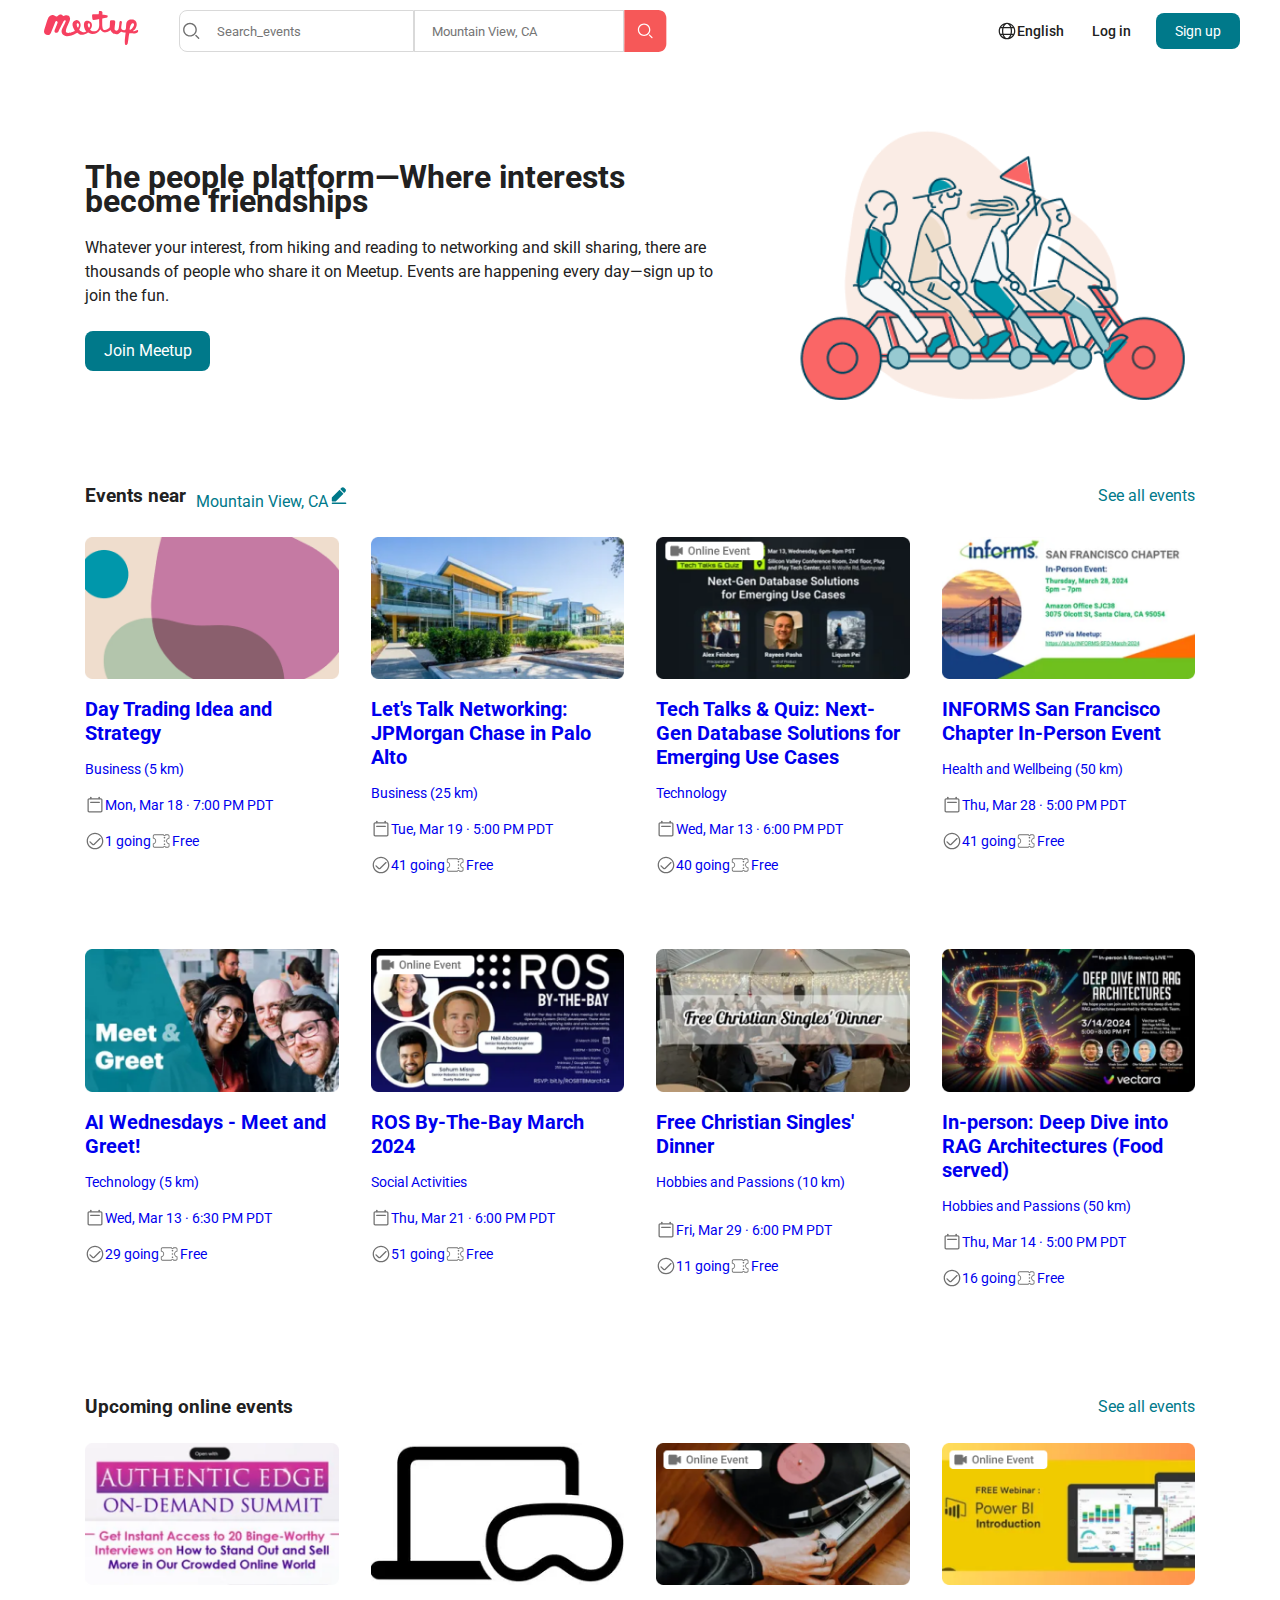
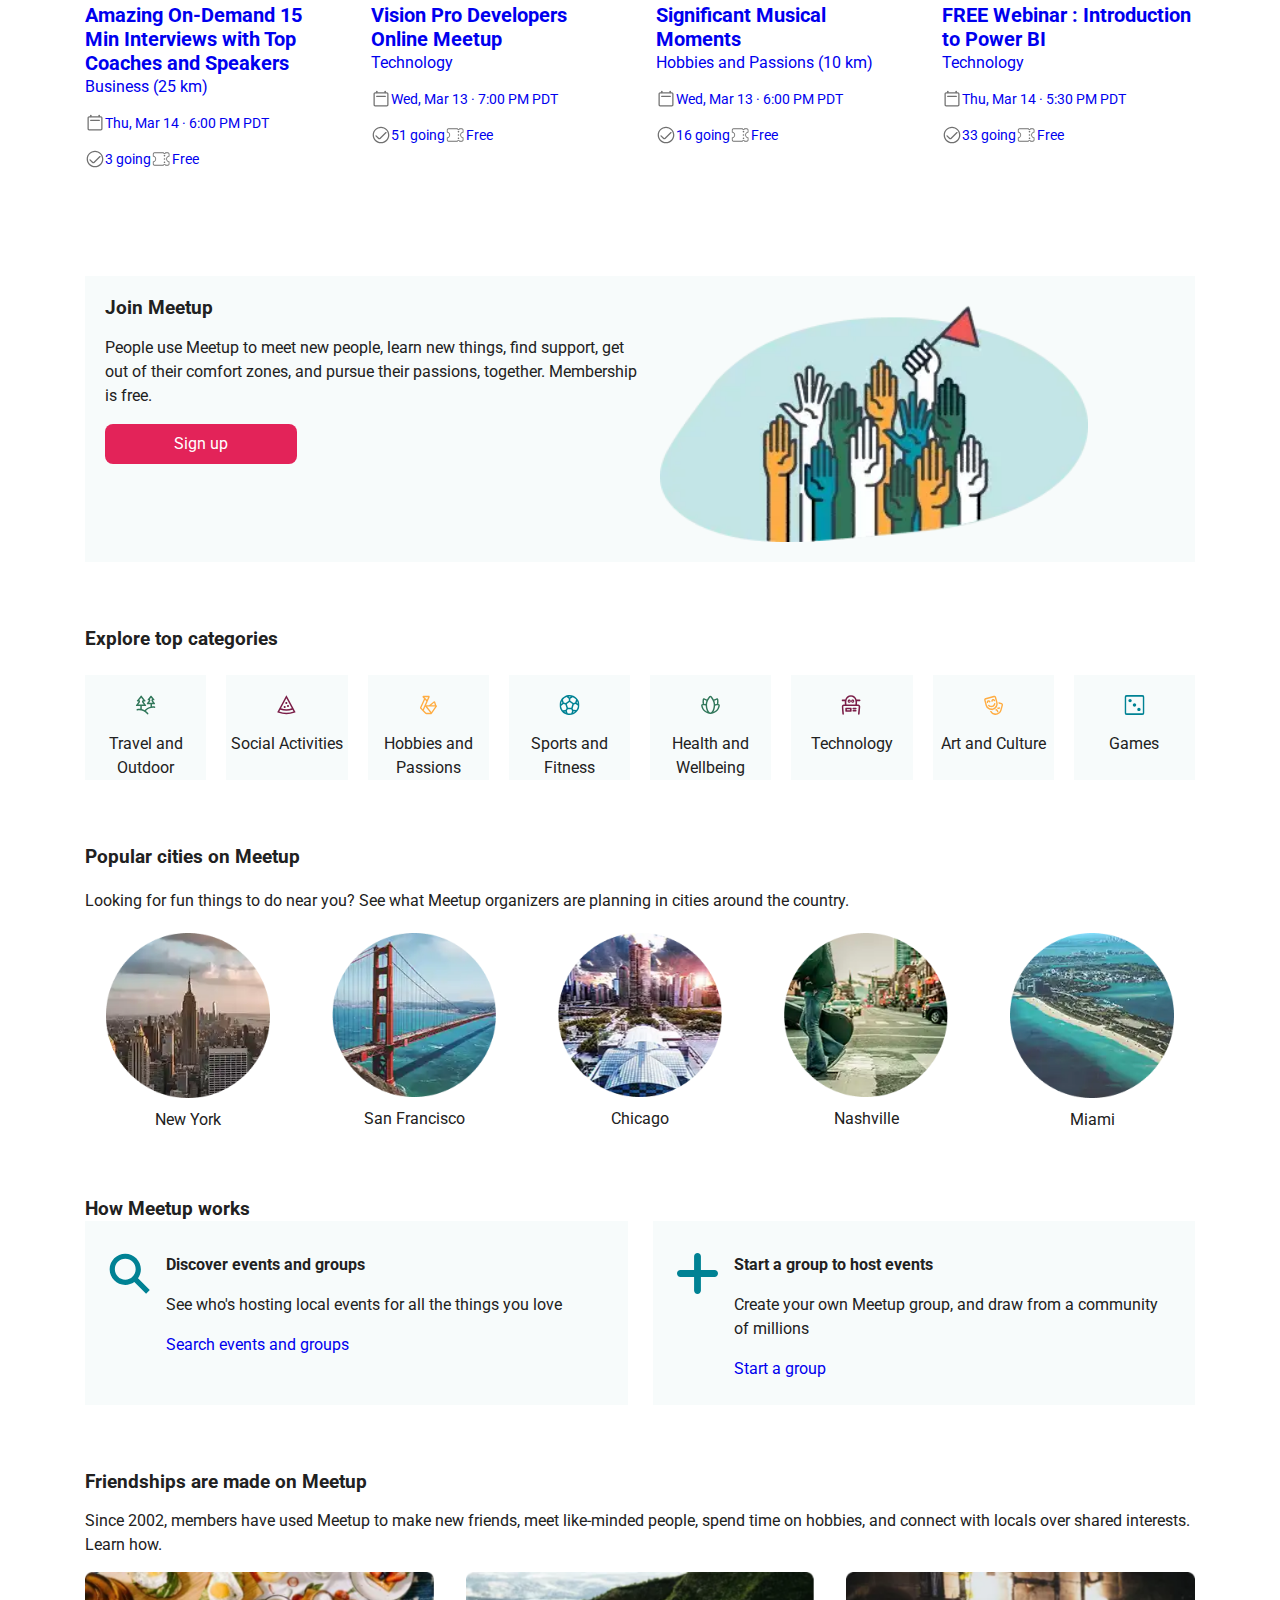
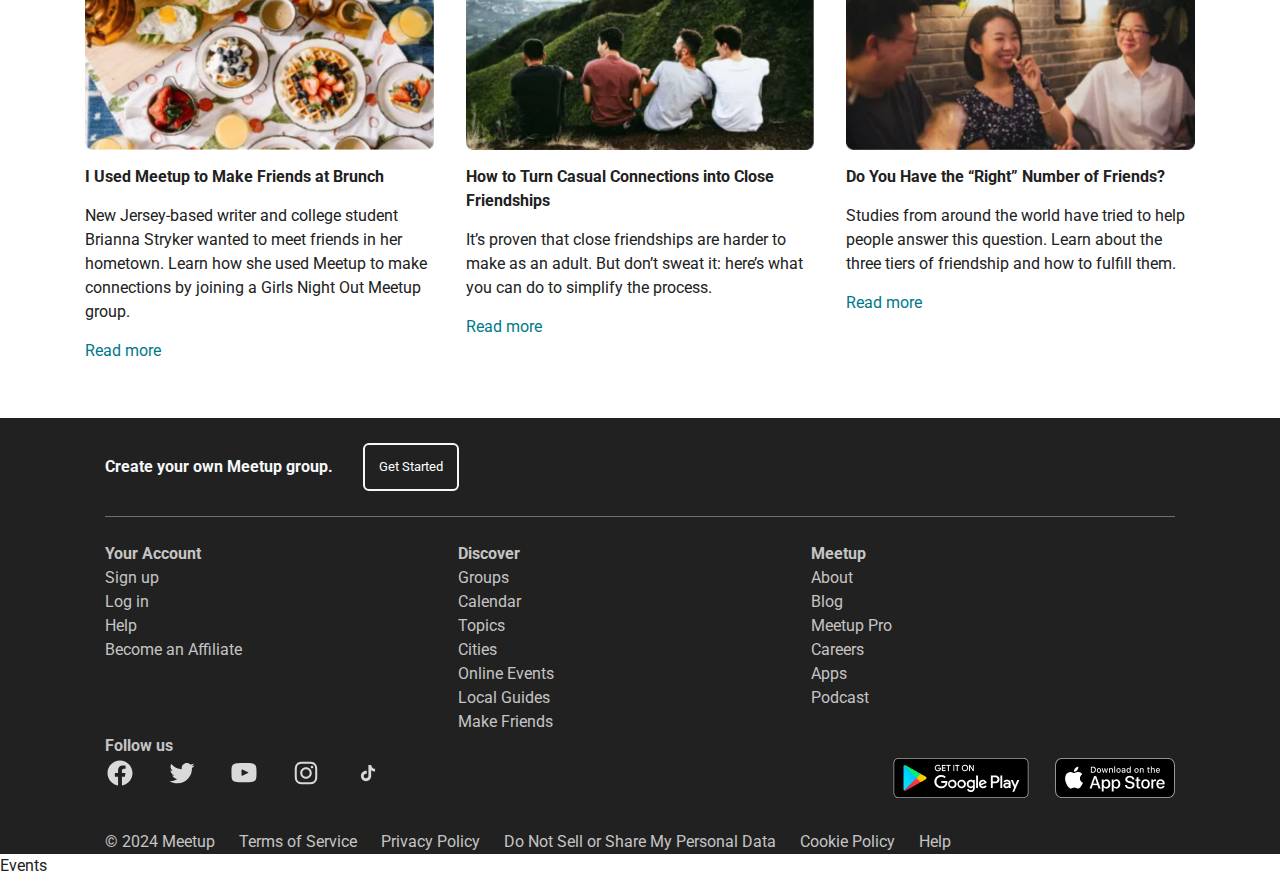
<file: index.html>
<!DOCTYPE html>
<html lang="en">
  <head>
    <meta charset="UTF-8" />
    <meta name="viewport" content="width=device-width, initial-scale=1.0" />
    <title>Document</title>
    <link rel="preconnect" href="https://fonts.googleapis.com" />
    <link rel="preconnect" href="https://fonts.gstatic.com" crossorigin />
    <link
      href="https://fonts.googleapis.com/css2?family=Roboto:ital,wght@0,100;0,300;0,400;0,500;0,700;0,900;1,100;1,300;1,400;1,500;1,700;1,900&display=swap"
      rel="stylesheet"
    />
    <link rel="stylesheet" href="./style.css" />
  </head>
  <body>
    <header class="header__top">
      <div class="header__section-left">
        <span class="heder-logo"
          ><a href="/index.html"
            ><img id="logo" src="./img/svg/SVG (3).svg" alt="" /></a
        ></span>
        <input
          class="input-wrapper"
          id="search_events"
          type="text"
          placeholder="Search_events"
        />
        <input
          class="input-wrapper"
          id="search_city"
          type="text"
          placeholder="Mountain View, CA"
        />
        <img
          id="search.svg"
          src="./img/svg/Button - Search events.svg"
          alt=""
        />
      </div>
      <span class="heder-logo"
        ><img id="logo-r" src="./img/svg/SVG (3).svg" alt=""
      /></span>
      <div class="header__section-richt">
        <button class="lang">
          <img id="lang_svg" src="./img/svg/SVG (4).svg" alt="" />English
        </button>
        <button class="login">Log in</button>
        <button class="blue-btn">Sign up</button>
      </div>
    </header>

    <section class="hero">
      <div class="container">
        <div class="hero-container">
          <div class="hero__text">
            <h1>The people platform—Where interests become friendships</h1>
            <p>
              Whatever your interest, from hiking and reading to networking and
              skill sharing, there are thousands of people who share it on
              Meetup. Events are happening every day—sign up to join the fun.
            </p>
            <a href="/events.html">
              <button class="hiro-btn">Join Meetup</button></a
            >
          </div>
          <img
            id="hero-img"
            src="./img/irl_event.svg.png"
            alt=""
            class="hero__image"
          />
        </div>
      </div>
    </section>

    <section class="events">
      <div class="container">
        <div class="events__heder">
          <h3>Events near</h3>
          <div class="link__container">
            <a href="#"
              >Mountain View, CA<img src="./img/svg/Link → SVG.svg" alt=""
            /></a>
            <a class="see_all" href="">See all events</a>
          </div>
        </div>
        <div class="events__grid-container">
          <div class="grid-element">
            <a href="#">
              <img
                class="grid-img"
                src="./img/grid/group-cover-10-wide.webp.png"
                alt=""
              />
              <div class="grid__text">
                <h3>Day Trading Idea and Strategy</h3>
                <p class="category">Business (5 km)</p>
                <p>
                  <img src="./img/svg/SVG.svg" alt="" />Mon, Mar 18 · 7:00 PM
                  PDT
                </p>
                <p class="going">
                  <img src="./img/svg/SVG (1).svg" alt="" />1 going
                  <img src="./img/svg/SVG (2).svg" alt="" />Free
                </p>
              </div>
            </a>
          </div>
          <div class="grid-element">
            <a href="#">
              <img
                class="grid-img"
                src="./img/grid/event_519345287.webp.png"
                alt=""
              />
              <div class="grid__text">
                <h3>Let's Talk Networking: JPMorgan Chase in Palo Alto</h3>
                <p class="category">Business (25 km)</p>
                <p>
                  <img src="./img/svg/SVG.svg" alt="" />Tue, Mar 19 · 5:00 PM
                  PDT
                </p>
                <p class="going">
                  <img src="./img/svg/SVG (1).svg" alt="" />41 going
                  <img src="./img/svg/SVG (2).svg" alt="" />Free
                </p>
              </div>
            </a>
          </div>
          <div class="grid-element">
            <a href="#">
              <img class="grid-img" src="./img/grid/Link.png" alt="" />
              <div class="grid__text">
                <h3>
                  Tech Talks & Quiz: Next- Gen Database Solutions for Emerging
                  Use Cases
                </h3>
                <p class="category">Technology</p>
                <p>
                  <img src="./img/svg/SVG.svg" alt="" />Wed, Mar 13 · 6:00 PM
                  PDT
                </p>
                <p class="going">
                  <img src="./img/svg/SVG (1).svg" alt="" />40 going
                  <img src="./img/svg/SVG (2).svg" alt="" />Free
                </p>
              </div>
            </a>
          </div>
          <div class="grid-element">
            <a href="#">
              <img class="grid-img" src="./img/grid/Link (1).png" alt="" />
              <div class="grid__text">
                <h3>INFORMS San Francisco Chapter In-Person Event</h3>
                <p class="category">Health and Wellbeing (50 km)</p>
                <p>
                  <img src="./img/svg/SVG.svg" alt="" />Thu, Mar 28 · 5:00 PM
                  PDT
                </p>
                <p class="going">
                  <img src="./img/svg/SVG (1).svg" alt="" />41 going
                  <img src="./img/svg/SVG (2).svg" alt="" />Free
                </p>
              </div>
            </a>
          </div>
          <div class="grid-element">
            <a href="#">
              <img
                class="grid-img"
                src="./img/grid/event_518548420.webp.png"
                alt=""
              />
              <div class="grid__text">
                <h3>AI Wednesdays - Meet and Greet!</h3>
                <p class="category">Technology (5 km)</p>
                <p>
                  <img src="./img/svg/SVG.svg" alt="" />Wed, Mar 13 · 6:30 PM
                  PDT
                </p>
                <p class="going">
                  <img src="./img/svg/SVG (1).svg" alt="" />29 going
                  <img src="./img/svg/SVG (2).svg" alt="" />Free
                </p>
              </div>
            </a>
          </div>
          <div class="grid-element">
            <a href="#">
              <img class="grid-img" src="./img/grid/Link (2).png" alt="" />
              <div class="grid__text">
                <h3>ROS By-The-Bay March 2024</h3>
                <p class="category">Social Activities</p>
                <p>
                  <img src="./img/svg/SVG.svg" alt="" />Thu, Mar 21 · 6:00 PM
                  PDT
                </p>
                <p class="going">
                  <img src="./img/svg/SVG (1).svg" alt="" />51 going
                  <img src="./img/svg/SVG (2).svg" alt="" />Free
                </p>
              </div>
            </a>
          </div>
          <div class="grid-element">
            <a href="#">
              <img class="grid-img" src="./img/grid/Link (3).png" alt="" />
              <div class="grid__text">
                <h3>Free Christian Singles' Dinner</h3>
                <p class="category">Hobbies and Passions (10 km)</p>
                <p></p>
                <p>
                  <img src="./img/svg/SVG.svg" alt="" />Fri, Mar 29 · 6:00 PM
                  PDT
                </p>
                <p class="going">
                  <img src="./img/svg/SVG (1).svg" alt="" />11 going
                  <img src="./img/svg/SVG (2).svg" alt="" />Free
                </p>
              </div>
            </a>
          </div>
          <div class="grid-element">
            <a href="#">
              <img class="grid-img" src="./img/grid/Link (4).png" alt="" />
              <div class="grid__text">
                <h3>
                  In-person: Deep Dive into RAG Architectures (Food served)
                </h3>
                <p class="category">Hobbies and Passions (50 km)</p>
                <p>
                  <img src="./img/svg/SVG.svg" alt="" />Thu, Mar 14 · 5:00 PM
                  PDT
                </p>
                <p>
                  <img src="./img/svg/SVG (1).svg" alt="" />16 going
                  <img src="./img/svg/SVG (2).svg" alt="" />Free
                </p>
              </div>
            </a>
          </div>
        </div>
      </div>
    </section>

    <section class="Upcoming">
      <div class="container">
        <div class="upcoming__heder">
          
          <div class="link__container">
            <h3>Upcoming online events</h3>
            <a class="see_all" href="">See all events</a>
          </div>
        </div>
        <div class="upcoming__content">
          <div class="grid-element">
            <a href="#">
              <img
                class="grid-img"
                src="./img/grid/event_519688853.webp.png"
                alt=""
              />
              <div class="grid__text">
                <h3>
                  Amazing On-Demand 15 Min Interviews with Top Coaches and
                  Speakers
                </h3>
                Business (25 km)
                <p>
                  <img src="./img/svg/SVG.svg" alt="" />Thu, Mar 14 · 6:00 PM
                  PDT
                </p>
                <p class="going">
                  <img src="./img/svg/SVG (1).svg" alt="" />3 going
                  <img src="./img/svg/SVG (2).svg" alt="" />Free
                </p>
              </div>
            </a>
          </div>
          <div class="grid-element">
            <a href="#">
              <img class="grid-img" src="./img/grid/272x153.webp.png" alt="" />
              <div class="grid__text">
                <h3>Vision Pro Developers Online Meetup</h3>
                Technology
                <p>
                  <img src="./img/svg/SVG.svg" alt="" />Wed, Mar 13 · 7:00 PM
                  PDT
                </p>
                <p class="going">
                  <img src="./img/svg/SVG (1).svg" alt="" />51 going
                  <img src="./img/svg/SVG (2).svg" alt="" />Free
                </p>
              </div>
            </a>
          </div>
          <div class="grid-element">
            <a href="#">
              <img class="grid-img" src="./img/grid/Link (5).png" alt="" />
              <div class="grid__text">
                <h3>Significant Musical Moments</h3>
                Hobbies and Passions (10 km)
                <p>
                  <img src="./img/svg/SVG.svg" alt="" />Wed, Mar 13 · 6:00 PM
                  PDT
                </p>
                <p class="going">
                  <img src="./img/svg/SVG (1).svg" alt="" />16 going
                  <img src="./img/svg/SVG (2).svg" alt="" />Free
                </p>
              </div>
            </a>
          </div>
          <div class="grid-element">
            <a href="#">
              <img class="grid-img" src="./img/grid/Link (6).png" alt="" />
              <div class="grid__text">
                <h3>FREE Webinar : Introduction to Power BI</h3>
                Technology
                <p>
                  <img src="./img/svg/SVG.svg" alt="" />Thu, Mar 14 · 5:30 PM
                  PDT
                </p>
                <p class="going">
                  <img src="./img/svg/SVG (1).svg" alt="" />33 going
                  <img src="./img/svg/SVG (2).svg" alt="" />Free
                </p>
              </div>
            </a>
          </div>
        </div>
      </div>
    </section>

    <section class="Join_meetup">
      <div class="container">
        <div class="join__content">
          <div class="join__text">
            <h3>Join Meetup</h1>
            <p>
              People use Meetup to meet new people, learn new things, find
              support, get out of their comfort zones, and pursue their
              passions, together. Membership is free.
            </p>
            <button class="join-btn">Sign up</button>
          </div>
          <img
            id="join-img"
            src="./img/image (2).png"
            alt=""
            class="join__image"
          />
        </div>
      </div>
    </section>

    <section class="Explore">
      <div class="container">
        <div class="explore__content">
          <h3>Explore top categories</h2>
          <div class="explore__boxes">
            <div class="icon-box">
              <img src="./img/svg/travel_and_outdoor.svg fill.svg" alt="" />
              <p class="explore__text">Travel and Outdoor</p>
            </div>
            <div class="icon-box">
              <img src="./img/svg/social_activities.svg.svg" alt="" />
              <p class="explore__text">Social Activities</p>
            </div>
            <div class="icon-box">
              <img src="./img/svg/hobbies_and_passions.svg fill.svg" alt="" />
              <p class="explore__text">Hobbies and Passions</p>
            </div>
            <div class="icon-box">
              <img src="./img/svg/sports_and_fitness.svg.svg" alt="" />
              <p class="explore__text">Sports and Fitness</p>
            </div>
            <div class="icon-box">
              <img src="./img/svg/health_and_wellness.svg.svg" alt="" />
              <p class="explore__text">Health and Wellbeing</p>
            </div>
            <div class="icon-box">
              <img src="./img/svg/technology.svg.svg" alt="" />
              <p class="explore__text">Technology</p>
            </div>
            <div class="icon-box">
              <img src="./img/svg/art_and_culture.svg.svg" alt="" />
              <p class="explore__text">Art and Culture</p>
            </div>
            <div class="icon-box">
              <img src="./img/svg/games.svg.svg" alt="" />
              <p class="explore__text">Games</p>
            </div>
          </div>
        </div>
      </div>
    </section>

    <section class="cities">
      <div class="container">
        <div class="cities__container">
          <h3>Popular cities on Meetup</h2>
          <p>
            Looking for fun things to do near you? See what Meetup organizers
            are planning in cities around the country.
          </p>
          <div class="cities__boxes">
            <div class="cities__element-boxes">
              <img src="./img/cities/Link → new_york.webp.png" alt="" />
              <p>New York</p>
            </div>
            <div class="cities__element-boxes">
              <img src="./img/cities/Link → san_francisco.webp.png" alt="" />
              <p>San Francisco</p>
            </div>
            <div class="cities__element-boxes">
              <img src="./img/cities/Link → chicago.webp.png" alt="" />
              <p>Chicago</p>
            </div>
            <div class="cities__element-boxes">
              <img src="./img/cities/Link → nashville.webp.png" alt="" />
              <p>Nashville</p>
            </div>
            <div class="cities__element-boxes">
              <img src="./img/cities/Link → miami.webp.png" alt="" />
              <p>Miami</p>
            </div>
          </div>
        </div>
      </div>
    </section>

    <section class="works">
      <div class="container">
        <div class="work__heder"><h3>How Meetup works</h3></div>
        <div class="work__content">
          <div class="work__content-container">
            <div class="work_icon">
              <img src="./img/svg/Vector.svg" alt="" />
            </div>
            <div class="work__text">
              <h4>Discover events and groups</h4>
              <p class="work__p">
                See who's hosting local events for all the things you love
              </p>
              <a href="#">Search events and groups</a>
            </div>
          </div>
          <div class="work__content-container">
            <div class="work_icon">
              <img src="./img/svg/plus.svg.svg" alt="" />
            </div>
            <div class="work__text">
              <h4>Start a group to host events</h4>
              <p class="work__p">
                Create your own Meetup group, and draw from a community of
                millions
              </p>
              <a href="#">Start a group</a>
            </div>
          </div>
        </div>
      </div>
    </section>

    <section class="friendships">
      <div class="container">
        <div class="friendships_text">
          <h3>Friendships are made on Meetup</h3>
          <p class="sinse">
            Since 2002, members have used Meetup to make new friends, meet
            like-minded people, spend time on hobbies, and connect with locals
            over shared interests. Learn how.
          </p>
        </div>
        <div class="friendships__content">
          <div class="friendships__blok">
            <img src="./img/cities/first_article.png" alt="" />
            <h4>I Used Meetup to Make Friends at Brunch</h4>
            <p>
              New Jersey-based writer and college student Brianna Stryker wanted
              to meet friends in her hometown. Learn how she used Meetup to make
              connections by joining a Girls Night Out Meetup group.
            </p>
            <a href="#">Read more</a>
          </div>
          <div class="friendships__blok">
            <img src="./img/cities/second_article.png" alt="" />
            <h4>How to Turn Casual Connections into Close Friendships</h4>
            <p>
              It’s proven that close friendships are harder to make as an adult.
              But don’t sweat it: here’s what you can do to simplify the
              process.
            </p>
            <a href="#">Read more</a>
          </div>
          <div class="friendships__blok">
            <img src="./img/cities/third_article.webp.png" alt="" />
            <h4>Do You Have the “Right” Number of Friends?</h4>
            <p>
              Studies from around the world have tried to help people answer
              this question. Learn about the three tiers of friendship and how
              to fulfill them.
            </p>
            <a href="#">Read more</a>
          </div>
        </div>
      </div>
    </section>

    <footer class="footer">
      <div class="container">
        <div class="footer-container">
          <div class="footer__heder">
            <h4>Create your own Meetup group.</h4>
            <button class="footer__btn">Get Started</button>
          </div>
          <div class="footer__content">
            <div class="footer__list">
              <h4>Your Account</h4>
              <p>Sign up</p>
              <p>Log in</p>
              <p>Help</p>
              <p>Become an Affiliate</p>
            </div>
            <div class="footer__list">
              <h4>Discover</h4>
              <p>Groups</p>
              <p>Calendar</p>
              <p>Topics</p>
              <p>Cities</p>
              <p>Online Events</p>
              <p>Local Guides</p>
              <p>Make Friends</p>
            </div>
            <div class="footer__list">
              <h4>Meetup</h4>
              <p>About</p>
              <p>Blog</p>
              <p>Meetup Pro</p>
              <p>Careers</p>
              <p>Apps</p>
              <p>Podcast</p>
            </div>
          </div>
          <h4>Follow us</h4>
          <div class="footer__content-logo">
            <div class="footer__logos">
              <div class="data-icon">
                <img
                  src="./img/svg/Link - Meetup on Facebook → SVG.svg"
                  alt=""
                />
              </div>
              <div class="data-icon">
                <img
                  src="./img/svg/Link - Meetup on Twitter → SVG.svg"
                  alt=""
                />
              </div>
              <div class="data-icon">
                <img
                  src="./img/svg/Link - Meetup on YouTube → SVG.svg"
                  alt=""
                />
              </div>
              <div class="data-icon">
                <img src="./img/svg/Link - Instagram → SVG.svg" alt="" />
              </div>
              <div class="data-icon">
                <img src="./img/svg/Link - TikTok → SVG.svg" alt="" />
              </div>
            </div>
            <div class="footer__logos-l">
              <img src="./img/cities/download_en-US.svg fill.png" alt="" />
              <img src="./img/cities/Group.png" alt="" />
            </div>
          </div>
          <div class="footer__content-bottom">
            <p>© 2024 Meetup</p>

            <p>Terms of Service</p>
            <p>Privacy Policy</p>
            <p>Do Not Sell or Share My Personal Data</p>
            <p>Cookie Policy</p>
            <p>Help</p>
          </div>
          <p class="mobile">© 2024 Meetup</p>
        </div>
      </div>
    </footer>

    <a href="/events.html">Events</a>
  </body>
</html>
</file>
<file: style.css>
@import url("./container.css");
* {
  margin: 0;
  padding: 0;
  box-sizing: border-box;
  font-family: "Roboto", sans-serif;
  line-height: 24px;
}
body > * {
  color: #212121;
}
section {
  margin-top: 65px;
}
.container {
  width: 100%;
  padding: 0 15px;
  margin: 0 auto;
}
a:visited {
  color: inherit;
}
a {
  text-decoration: none;
}

/* Heder */

.header__top {
  width: 100%;
  display: flex;
  align-items: center;
  justify-content: space-between;
  flex-wrap: nowrap;
  padding: 0 20px;
  margin-top: 5px;
}
.header__section-left,
.header__section-richt {
  display: flex;
  align-items: center;
  margin-top: 5px;
}

.heder-logo {
  margin-left: 24px;
  margin-right: 40px;
}
.heder-logo #logo-r {
  display: none;
}

.input-wrapper {
  flex-grow: 1;
  height: 42px;
  padding: 0 10px;
  width: 100%;
}
#search_events {
  padding: 13px 24px 13px 37px;
  border-radius: 8px 0px 0px 8px;
  border: 1px solid #d9d9d9;
  background-image: url("./img/svg/lupa.svg");
  background-repeat: no-repeat;
  background-position: center left;
}
#search_city {
  padding: 13px 9px 13px 17px;
  border: 1px solid #d9d9d9;
}
.blue-btn {
  width: 84px;
  height: 36px;
  padding: 8px 15.8px 8px 16px;
  border-radius: 8px;
  border: none;
  font-size: 14px;
  line-height: 20px;
  background-color: #00798a;
  color: #ffffff;
  margin-right: 20px;
  margin-left: 22px;
}
.login {
  width: 42px;
  height: 20px;
  color: #212121;
  font-size: 14px;
  font-weight: 500;
  line-height: 20px;
  text-align: left;
  cursor: pointer;
  border: none;
  margin-left: 22px;
  background-color: #fff;
}
.lang {
  display: flex;
  width: 72.97px;
  height: 20px;
  color: #212121;
  font-size: 14px;
  font-weight: 500;
  line-height: 20px;
  text-align: left;
  cursor: pointer;
  border: none;
  background-color: #fff;
}

/* Hiro */

.hero-container {
  display: flex;
  column-gap: 45px;
  align-items: center;
}
.hero__text {
  display: flex;
  flex-direction: column;
  width: 50%;
  row-gap: 23px;
}
#hero-img {
}
.hiro-btn {
  width: 125px;
  height: 40px;
  padding: 8px 15.8px 8px 16px;
  gap: 0px;
  border-radius: 8px;
  border: none;
  opacity: 0px;
  font-size: 16px;
  line-height: 24px;
  background-color: #00798a;
  color: #ffffff;
}

/* Events */

.events__heder {
  display: flex;
}
.events__heder h3 {
  white-space: nowrap;
  margin-right: 10px;
}
.link__container {
  display: flex;
  justify-content: space-between;
  width: 100%;
}
.link__container a {
  color: #00798a;
}
.events__grid-container {
  display: grid;
  grid-template-columns: repeat(4, 1fr);
  gap: 32px;
  margin-top: 23px;
}
.grid-element .grid-img {
  width: 100%;
  margin-bottom: 11px;
}
.grid-element p {
  display: flex;
  margin-top: 12px;
  font-size: 14px;
}
.grid-element h3 {
  font-size: 20px;
}
.grid-element {
  margin-bottom: 40px;
}

/* Upcoming */

.upcoming__heder {
  display: flex;
  justify-content: space-between;
  margin-bottom: 24px;
}

.upcoming__content {
  display: grid;
  grid-template-columns: repeat(4, 1fr);
  gap: 32px;
}

/* Join Meetup */

.join__content {
  display: flex;
  background: #97cad114;
  gap: 20px;
  padding: 20px;
}
.join__text {
  width: 50%;
}
.join__text h3 {
  margin-bottom: 16px;
}
#join-img {
  width: 40%;
}
.join-btn {
  width: 192px;
  height: 40px;
  padding: 8px 15.8px 8px 16px;
  gap: 0px;
  border-radius: 8px;
  border: none;
  font-size: 16px;
  line-height: 24px;
  background-color: #e32359;
  color: #ffffff;
  margin-top: 16px;
}

/* Explore top categories */

.explore__boxes {
  display: grid;
  grid-template-columns: repeat(8, 1fr);
  gap: 20px;
  margin-top: 24px;
}

.icon-box {
  justify-content: center;
  text-align: center;
  background-color: #97cad114;
  padding-top: 20px;
}
.explore__text {
  margin-top: 10px;
}

/* cities */

.cities__container {
  display: flex;
  flex-direction: column;
  gap: 20px;
}
.cities__boxes {
  display: grid;
  grid-template-columns: repeat(5, 1fr);
  column-gap: 20px;
}
.cities__element-boxes {
  text-align: center;
  display: flex;
  gap: 10px;
  flex-direction: column;
  align-items: center;
}

.cities__element-boxes img {
  width: 80%;
}

/* works */
.work__content {
  display: flex;
  flex-direction: row;
  justify-content: space-between;
  gap: 25px;
}
.work__content-container {
  display: flex;
  width: 49%;
  background-color: #97cad114;
  gap: 16px;
  padding: 32px 24px 24px;
}

.work__text h4,
.work__p {
  margin-bottom: 16px;
}

/* friendships */

.friendships__content {
  display: flex;
  width: 100%;
  gap: 32px;
}
.friendships_text {
  display: flex;
  gap: 15px;
  flex-direction: column;
  margin-bottom: 15px;
}
.friendships__blok {
  display: flex;
  flex-direction: column;
  gap: 15px;
  width: 33%;
}
.friendships__blok img {
  width: 100%;
}
.friendships__blok a {
  color: #00798a;
}

/* footer */

.footer {
  background-color: #212121;
  color: #fff;
  margin-top: 55px;
  color: #c5c4c4;
}
.footer-container {
  padding: 0 20px;
}
.footer__heder {
  color: #f6f7f8;
  width: 100%;
  padding: 25px 0;
  display: flex;
  border-bottom: 1px solid #707070;
  margin-bottom: 25px;
  align-items: center;
}
.footer__btn {
  width: fit-content;
  padding: 10px 14px;
  border: 2px solid #f6f7f8;
  color: #ffffff;
  background-color: #212121;
  border-radius: 6px;
  margin-left: 30px;
}
.footer__content {
  display: flex;
}
.footer__list {
  width: 33%;
}
.footer__content-logo {
  display: flex;
  justify-content: space-between;
}
.footer__logos {
  display: flex;
  gap: 32px;
}
.footer__content-bottom {
  display: flex;
  gap: 24px;
  margin-top: 32px;
}
.footer__logos-l {
  display: flex;
  gap: 24px;
}
.footer__logos-l img {
  width: 100%;
}
.mobile {
  display: none;
}

.hero-container {
  display: flex;
  flex-direction: row;
}
.hero-container > * {
  width: 60%;
}
.hero img {
  width: 40%;
}

@media (max-width: 1200px) {
  .blue-btn {
    margin-right: 25px;
    margin-left: 20px;
  }
}
@media (max-width: 992px) {
  .blue-btn {
    margin-right: 25px;
    margin-left: 20px;
  }
  .header__top {
    flex-wrap: wrap;
  }
  .header__section-left span {
    display: none;
  }
  .header__section-left {
    order: 2;
    width: 100%;
  }
  .header__section-richt {
    text-align: right;
  }
  #search_city {
    display: none;
  }
  .heder-logo #logo-r {
    display: block;
  }
  .events__grid-container {
    grid-template-columns: repeat(3, 1fr);
  }
  .upcoming__content {
    grid-template-columns: repeat(3, 1fr);
  }
  .explore__boxes {
    grid-template-columns: repeat(4, 2fr);
  }
}

@media (max-width: 768px) {
  .header__section-left {
    order: 2;
    width: 100%;
  }
  .hero-container {
    flex-direction: column;
  }
  .hero-container > * {
    width: 100%;
  }
  .hero img {
    width: 50%;
  }

  .events__grid-container {
    grid-template-columns: repeat(2, 1fr);
  }
  .upcoming__content {
    grid-template-columns: repeat(2, 1fr);
  }
  .join__content {
    flex-direction: column;
    justify-content: center;
    padding: 10px;
    justify-content: center;
  }
  #join-img {
    width: 70%;
    align-self: center;
  }
  .join__content > * {
    width: 100%;
  }
  .join__text {
    order: 2;
  }

  .cities__boxes {
    grid-template-columns: repeat(2, 1fr);
  }
  .cities__element-boxes img {
    width: 60%;
  }
  .work__content {
    flex-direction: column;
    gap: 15px;
  }
  .work__content-container {
    width: 100%;
  }

  .friendships__content {
    flex-direction: column;
    width: 100%;
  }
  .friendships__blok {
    width: 100%;
  }
  .footer__logos-l {
    display: none;
  }
  .footer__content-bottom {
    display: none;
  }
  .mobile {
    display: block;
  }
}
@media (max-width: 576px) {
  .events__grid-container {
    grid-template-columns: repeat(1, 1fr);
  }
  .upcoming__content {
    grid-template-columns: repeat(1, 1fr);
  }
  .events__grid-container a {
    display: flex;
    gap: 10px;
  }
  .upcoming__content a {
    display: flex;
    gap: 10px;
  }
  .grid-element .grid-img {
    height: 90px;
    width: 160px;
  }
  .grid__text .going {
    display: none;
  }

  .see_all {
    display: none;
  }

  /* explore */
  .explore__boxes {
    display: grid;
    grid-template-columns: repeat(2, 1fr);
    gap: 32px;
  }
  .icon-box {
    background-color: #97cad114;
  }
  /* cities */
  .cities__boxes {
    grid-template-columns: repeat(2, 1fr);
  }

  .cities__boxes :last-child {
    display: none;
  }
  .friendships_text .sinse {
    display: none;
  }
}
@media (max-width: 480px) {
  .heder-logo {
    margin-left: 12px;
    margin-right: 12px;
  }
  .blue-btn {
    margin-right: 15px;
    margin-left: 15px;
  }
  .login {
    margin-left: 12px;
  }
  /* event */
}
</file>
